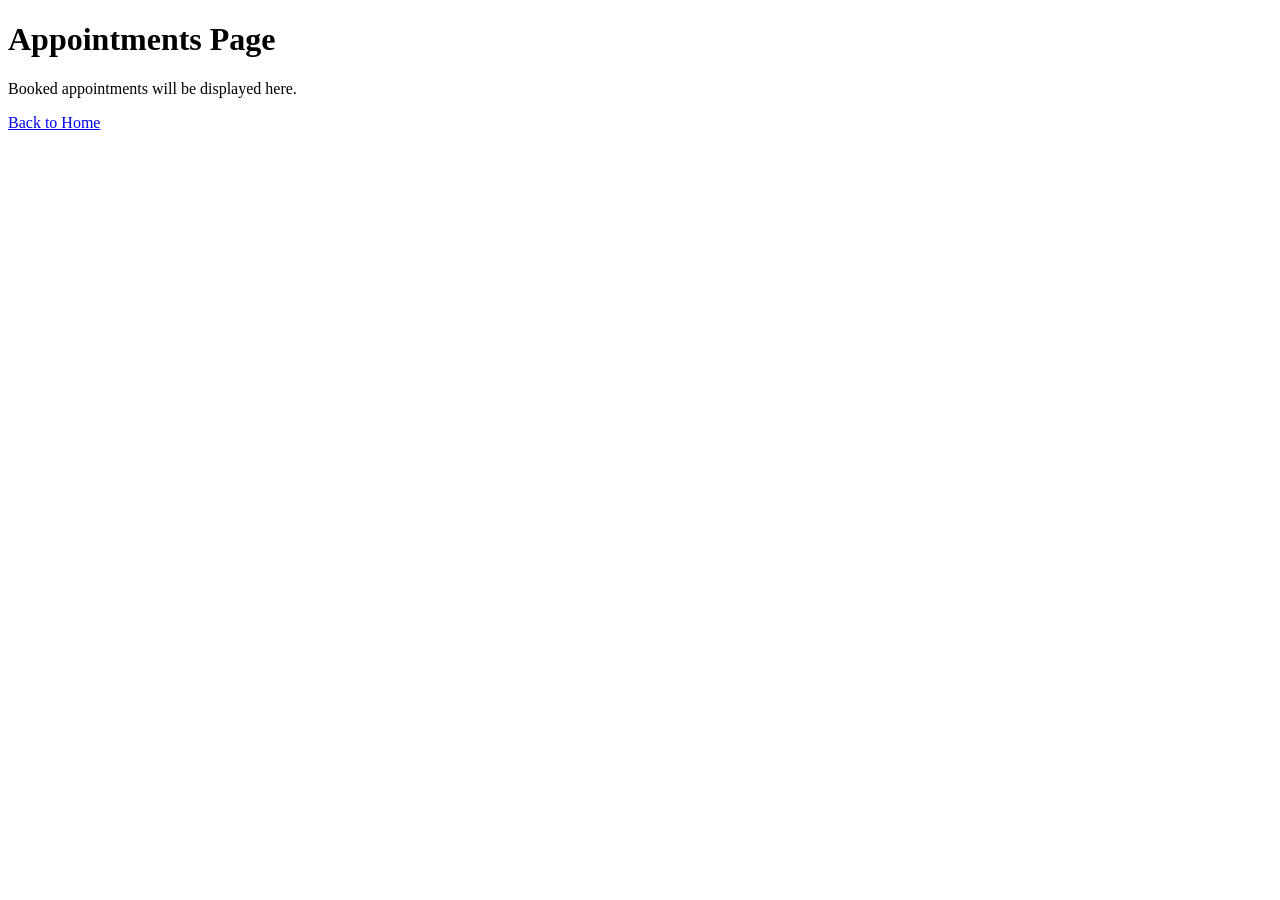
<file: appointment.html>
<!DOCTYPE html>
<html>
<head>
    <title>Appointments</title>
</head>
<body>

<h1>Appointments Page</h1>

<p>Booked appointments will be displayed here.</p>

<a href="index.html">Back to Home</a>

</body>
</html>
</file>
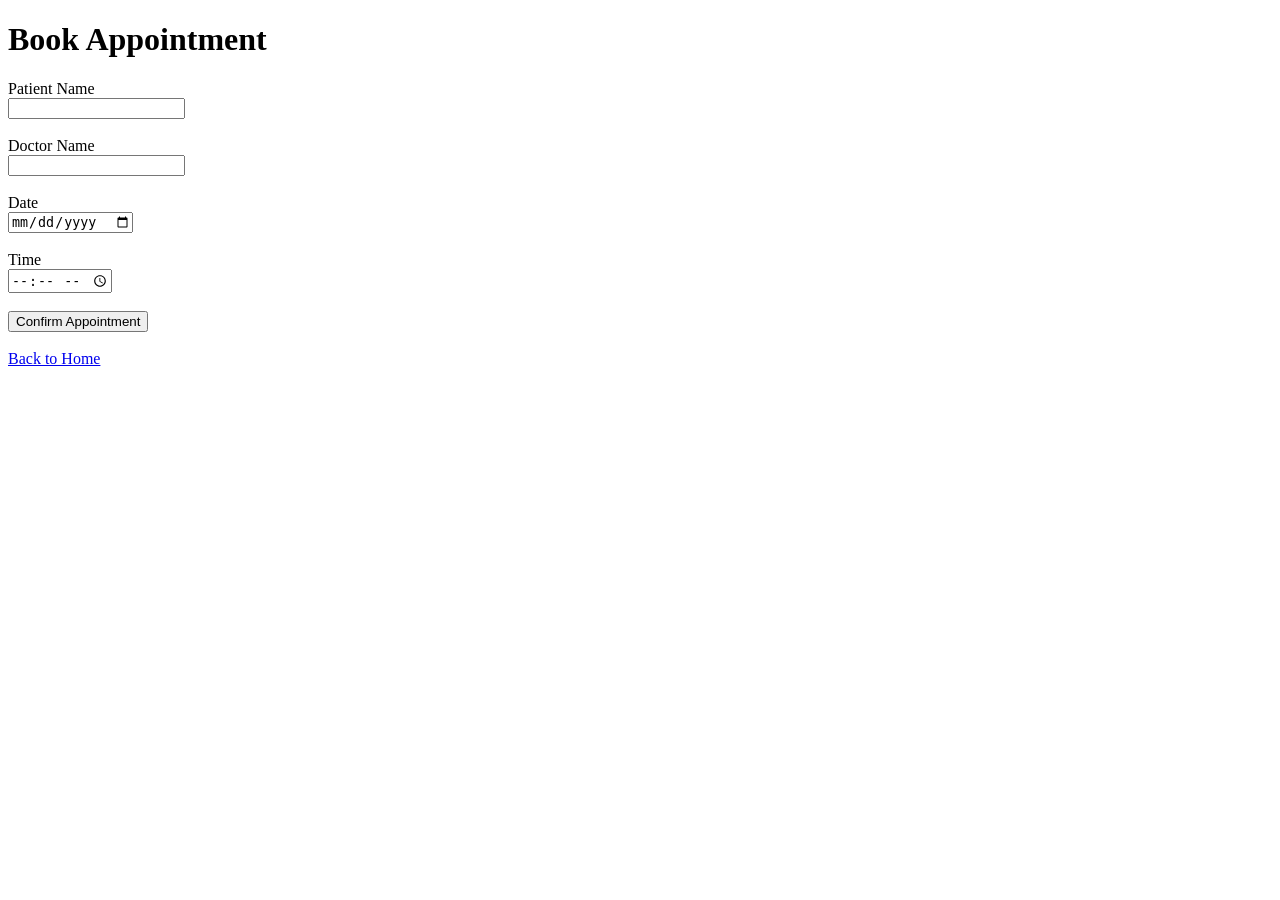
<file: book.html>
<!DOCTYPE html>
<html>
<head>
    <title>Book Appointment</title>
</head>
<body>

<h1>Book Appointment</h1>

<form>

<label>Patient Name</label><br>
<input type="text" required><br><br>

<label>Doctor Name</label><br>
<input type="text" required><br><br>

<label>Date</label><br>
<input type="date" required><br><br>

<label>Time</label><br>
<input type="time" required><br><br>

<button type="submit" onclick="booked()">
Confirm Appointment
</button>

</form>

<br>

<a href="index.html">Back to Home</a>
<script>
    function booked(){
        alert("Appointment Booked Successfully !!!");
    }
</script>

</body>
</html>
</file>
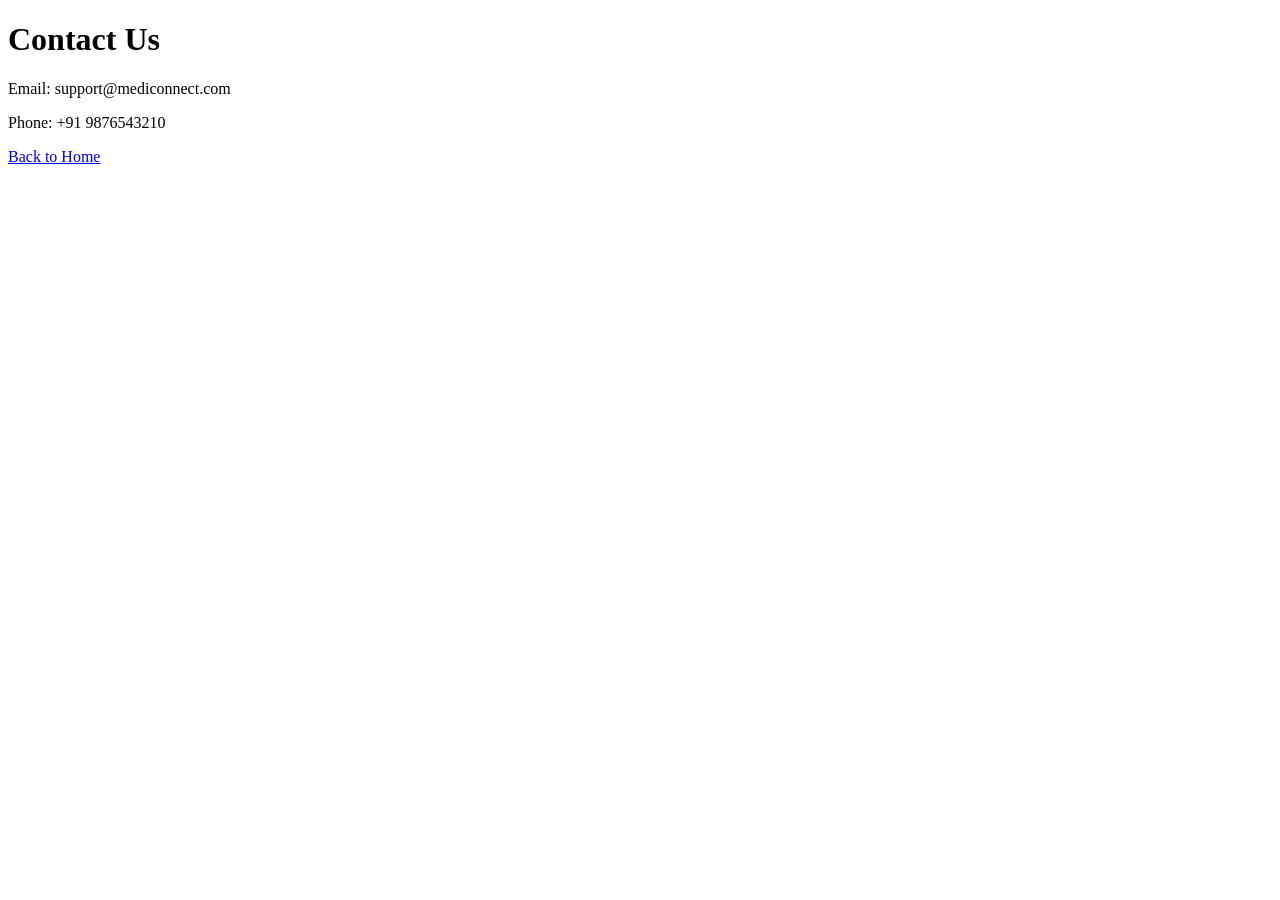
<file: contact.html>
<!DOCTYPE html>
<html>
<head>
<title>Contact</title>
</head>
<body>

<h1>Contact Us</h1>

<p>Email: support@mediconnect.com</p>
<p>Phone: +91 9876543210</p>

<a href="index.html">Back to Home</a>

</body>
</html>
</file>
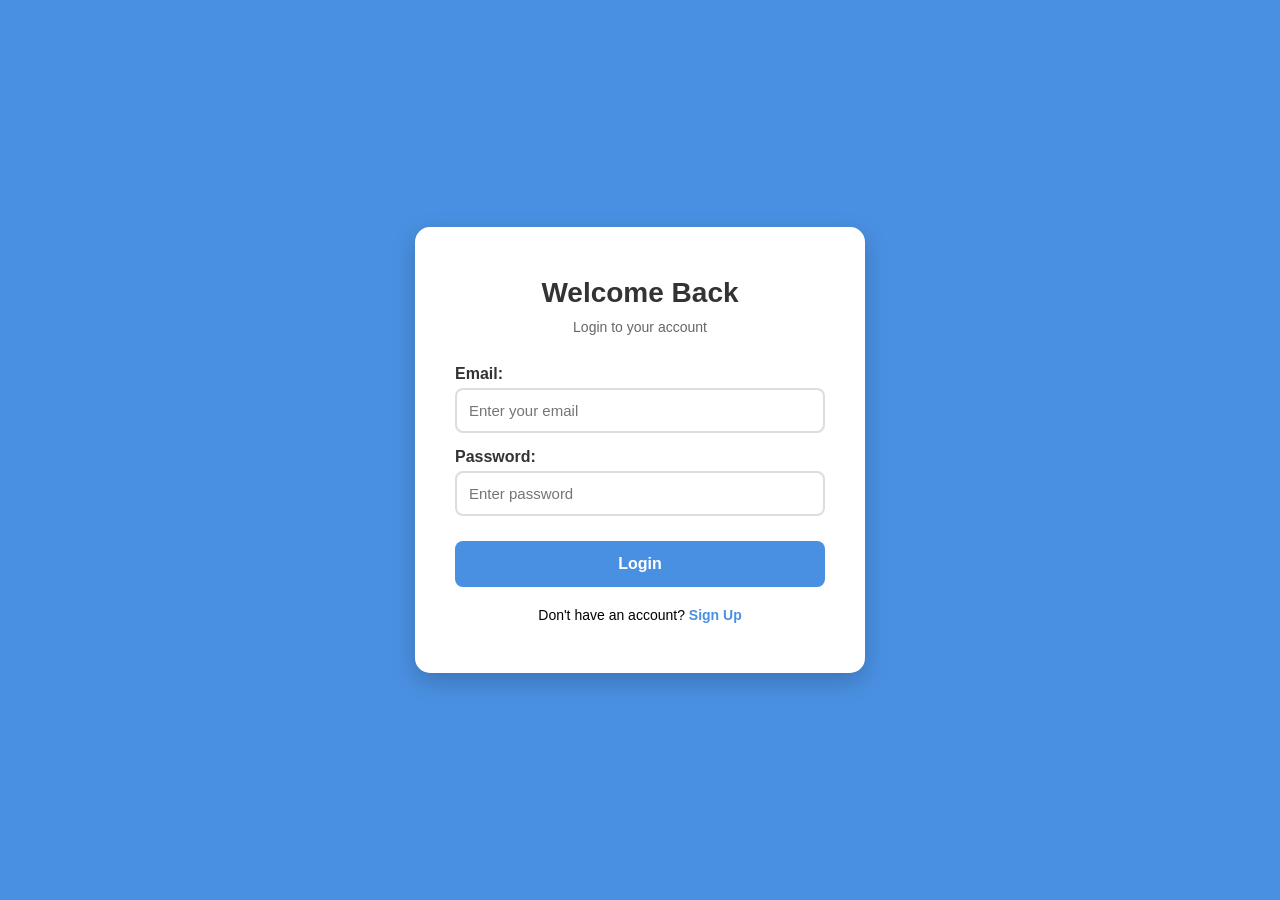
<file: dashboard.html>
<!DOCTYPE html>
<html lang="en">
<head>
    <meta charset="UTF-8">
    <meta name="viewport" content="width=device-width, initial-scale=1.0">
    <title>Dashboard - Online Consultation</title>
    <style>
        * {
            margin: 0;
            padding: 0;
            box-sizing: border-box;
        }
        
        body {
            font-family: Arial, sans-serif;
            background-color: #ADD8E6; /* Light Blue - white kadu */
            text-align: center; /* Text alignment center */
            min-height: 100vh;
        }

       .top-bar {
            background: white;
            padding: 15px 30px;
            box-shadow: 0 2px 10px rgba(0,0,0,0.1);
            display: flex;
            justify-content: space-between;
            align-items: center;
        }

       .top-bar h2 {
            color: #333;
        }

       .user-section {
            display: flex;
            align-items: center;
            gap: 15px;
        }

       .logout-btn {
            padding: 8px 20px;
            background: #dc3545;
            color: white;
            border: none;
            border-radius: 5px;
            cursor: pointer;
            font-weight: bold;
        }

       .container {
            display: flex;
            justify-content: center;
            align-items: center;
            min-height: calc(100vh - 70px);
            padding: 20px;
        }

       .main-card {
            background: white;
            padding: 50px 60px;
            border-radius: 15px;
            box-shadow: 0 8px 25px rgba(0,0,0,0.15);
            width: 90%;
            max-width: 550px;
        }

        h1 {
            margin-bottom: 40px;
            color: #333;
            font-size: 32px;
        }

       .menu-btn {
            display: block;
            width: 100%;
            margin: 15px 0;
            padding: 16px;
            font-size: 18px;
            font-weight: bold;
            border: 2px solid #4A90E2;
            border-radius: 10px;
            background: white;
            color: #4A90E2;
            cursor: pointer;
            transition: all 0.3s;
        }

       .menu-btn:hover {
            background: #4A90E2;
            color: white;
            transform: translateX(5px);
        }

       .page {
            display: none;
        }

       .page.active {
            display: block;
        }

       .back-btn {
            margin-top: 30px;
            background: #6c757d;
            color: white;
            border: none;
        }

        /* Form Styling */
        form {
            text-align: left;
            margin-top: 20px;
        }

        form label {
            display: block;
            margin: 15px 0 5px;
            font-weight: bold;
            color: #333;
            text-align: left;
        }

        form input, form select, form textarea {
            width: 100%;
            padding: 12px;
            border: 2px solid #ddd;
            border-radius: 8px;
            font-size: 14px;
        }

        form button[type="submit"] {
            background: #28a745;
            color: white;
            border: none;
            margin-top: 20px;
        }

       .info-box {
            background: #f8f9fa;
            padding: 20px;
            margin: 20px 0;
            border-radius: 8px;
            text-align: left;
        }

       .doctor-card, .prescription-item {
            background: #f8f9fa;
            padding: 20px;
            margin: 15px 0;
            border-radius: 8px;
            text-align: left;
            border-left: 4px solid #4A90E2;
        }

       .prescription-item {
            border-left: 4px solid #ffc107;
            background: #fff3cd;
        }
    </style>
</head>
<body>
    <!-- Top Bar -->
    <div class="top-bar">
        <h2>🏥 Online Consultation System</h2>
        <div class="user-section">
            <span>Welcome, <strong id="userName">User</strong></span>
            <button class="logout-btn" onclick="logout()">Logout</button>
        </div>
    </div>

    <div class="container">
        <!-- Main Menu Page -->
        <div id="mainMenu" class="page active">
            <div class="main-card">
                <h1>Online Consultation System</h1>
                <button class="menu-btn" onclick="showPage('booking')">📅 Book Appointment</button>
                <button class="menu-btn" onclick="showPage('doctors')">👨‍⚕️ Doctors</button>
                <button class="menu-btn" onclick="showPage('contact')">📞 Contact</button>
                <button class="menu-btn" onclick="showPage('prescription')">💊 Prescription</button>
            </div>
        </div>

        <!-- Booking Page -->
        <div id="booking" class="page">
            <div class="main-card">
                <h1>Book Appointment</h1>
                <form onsubmit="submitBooking(event)">
                    <label>Patient Name:</label>
                    <input type="text" placeholder="Enter your name" required>
                    
                    <label>Select Doctor:</label>
                    <select required>
                        <option value="">Choose Doctor</option>
                        <option>Dr. Ramesh - Cardiologist</option>
                        <option>Dr. Priya - Dermatologist</option>
                    </select>
                    
                    <label>Date:</label>
                    <input type="date" required>
                    
                    <label>Time:</label>
                    <input type="time" required>
                    
                    <button type="submit">Confirm Booking</button>
                </form>
                <button class="menu-btn back-btn" onclick="showPage('mainMenu')">← Back to Dashboard</button>
            </div>
        </div>

        <!-- Doctors Page -->
        <div id="doctors" class="page">
            <div class="main-card">
                <h1>Our Doctors</h1>
                <div class="doctor-card">
                    <h3>Dr. Ramesh Kumar</h3>
                    <p><strong>Specialization:</strong> Cardiologist</p>
                    <p><strong>Experience:</strong> 12 Years</p>
                    <p><strong>Fee:</strong> ₹500</p>
                </div>
                <div class="doctor-card">
                    <h3>Dr. Priya Sharma</h3>
                    <p><strong>Specialization:</strong> Dermatologist</p>
                    <p><strong>Experience:</strong> 8 Years</p>
                    <p><strong>Fee:</strong> ₹400</p>
                </div>
                <button class="menu-btn back-btn" onclick="showPage('mainMenu')">← Back to Dashboard</button>
            </div>
        </div>

        <!-- Contact Page -->
        <div id="contact" class="page">
            <div class="main-card">
                <h1>Contact Us</h1>
                <div class="info-box">
                    <p><strong>📧 Email:</strong> support@mediconnect.com</p>
                    <p><strong>📞 Phone:</strong> +91 98765 43210</p>
                    <p><strong>📍 Address:</strong> Rajahmundry, AP</p>
                    <p><strong>⏰ Hours:</strong> 24/7 Available</p>
                </div>
                <form>
                    <label>Your Message:</label>
                    <textarea rows="4" placeholder="Type your query here..."></textarea>
                    <button type="submit">Send Message</button>
                </form>
                <button class="menu-btn back-btn" onclick="showPage('mainMenu')">← Back to Dashboard</button>
            </div>
        </div>

        <!-- Prescription Page - KOTHA GA ADD CHESA -->
        <div id="prescription" class="page">
            <div class="main-card">
                <h1>My Prescriptions</h1>
                <div class="prescription-item">
                    <h3>Prescription #001</h3>
                    <p><strong>Date:</strong> 20-06-2026</p>
                    <p><strong>Doctor:</strong> Dr. Ramesh Kumar</p>
                    <p><strong>Diagnosis:</strong> Common Cold</p>
                    <p><strong>Medicines:</strong> Paracetamol 500mg, Cetirizine 10mg</p>
                    <p><strong>Dosage:</strong> Twice daily after food for 3 days</p>
                </div>
                <div class="prescription-item">
                    <h3>Prescription #002</h3>
                    <p><strong>Date:</strong> 15-06-2026</p>
                    <p><strong>Doctor:</strong> Dr. Priya Sharma</p>
                    <p><strong>Diagnosis:</strong> Skin Allergy</p>
                    <p><strong>Medicines:</strong> Hydrocortisone Cream, Allegra 120mg</p>
                    <p><strong>Dosage:</strong> Apply cream twice daily</p>
                </div>
                <button class="menu-btn back-btn" onclick="showPage('mainMenu')">← Back to Dashboard</button>
            </div>
        </div>

    </div>

<script>
// Login check
window.onload = function() {
    const userName = localStorage.getItem('userName');
    if (!userName) {
        window.location.href = 'login.html';
    } else {
        document.getElementById('userName').textContent = userName;
    }
};

function showPage(pageId) {
    document.querySelectorAll('.page').forEach(page => {
        page.classList.remove('active');
    });
    document.getElementById(pageId).classList.add('active');
}

function logout() {
    localStorage.removeItem('userEmail');
    localStorage.removeItem('userName');
    window.location.href = 'login.html';
}

function submitBooking(event) {
    event.preventDefault();
    alert('Appointment Booked Successfully! ✅');
    showPage('mainMenu');
}
</script>

</body>
</html>
</file>
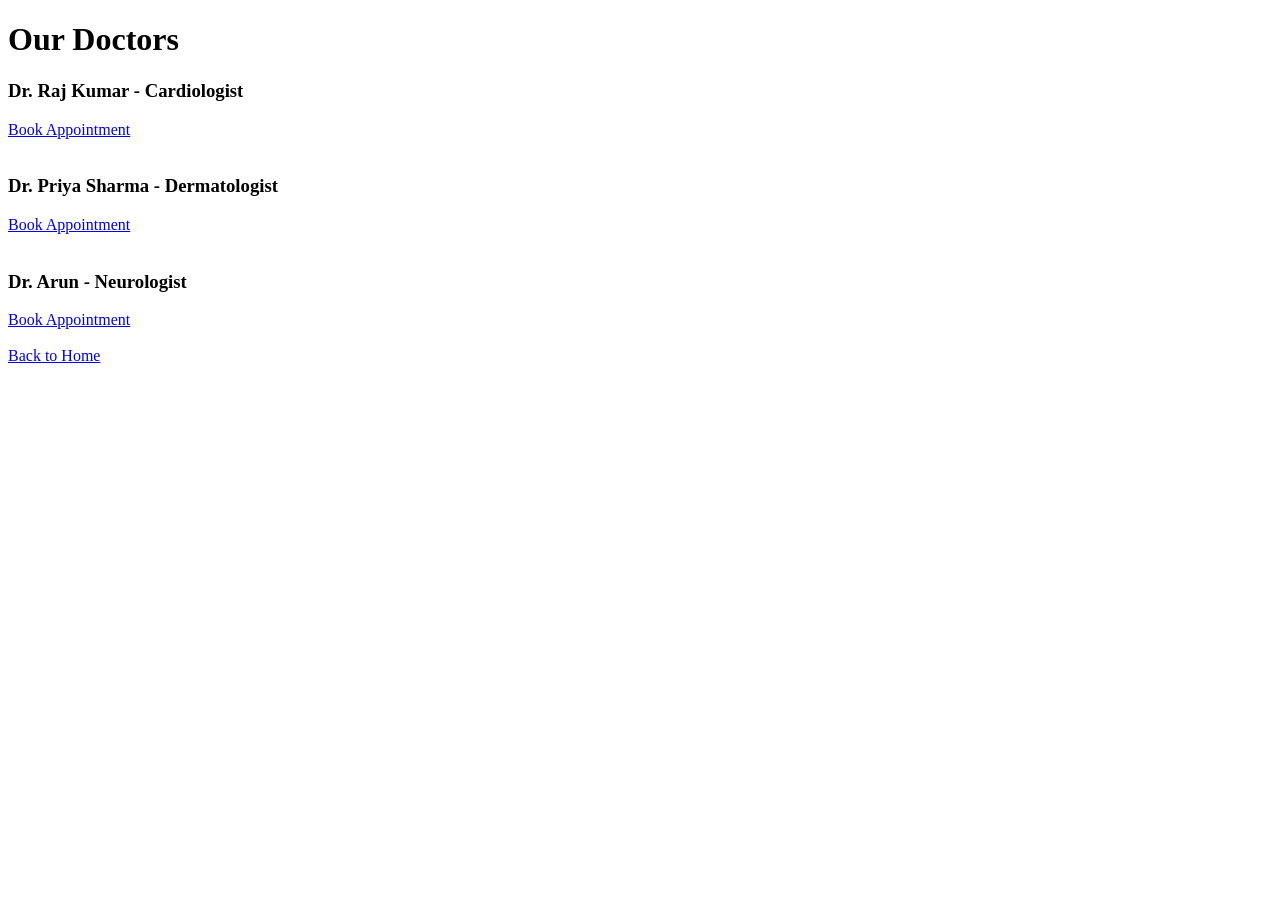
<file: doctor.html>
<!DOCTYPE html>
<html>
<head>
    <title>Doctors</title>
</head>
<body>

<h1>Our Doctors</h1>

<h3>Dr. Raj Kumar - Cardiologist</h3>
<a href="book.html">Book Appointment</a>

<br><br>

<h3>Dr. Priya Sharma - Dermatologist</h3>
<a href="book.html">Book Appointment</a>

<br><br>

<h3>Dr. Arun - Neurologist</h3>
<a href="book.html">Book Appointment</a>

<br><br>

<a href="index.html">Back to Home</a>

</body>
</html>
</file>
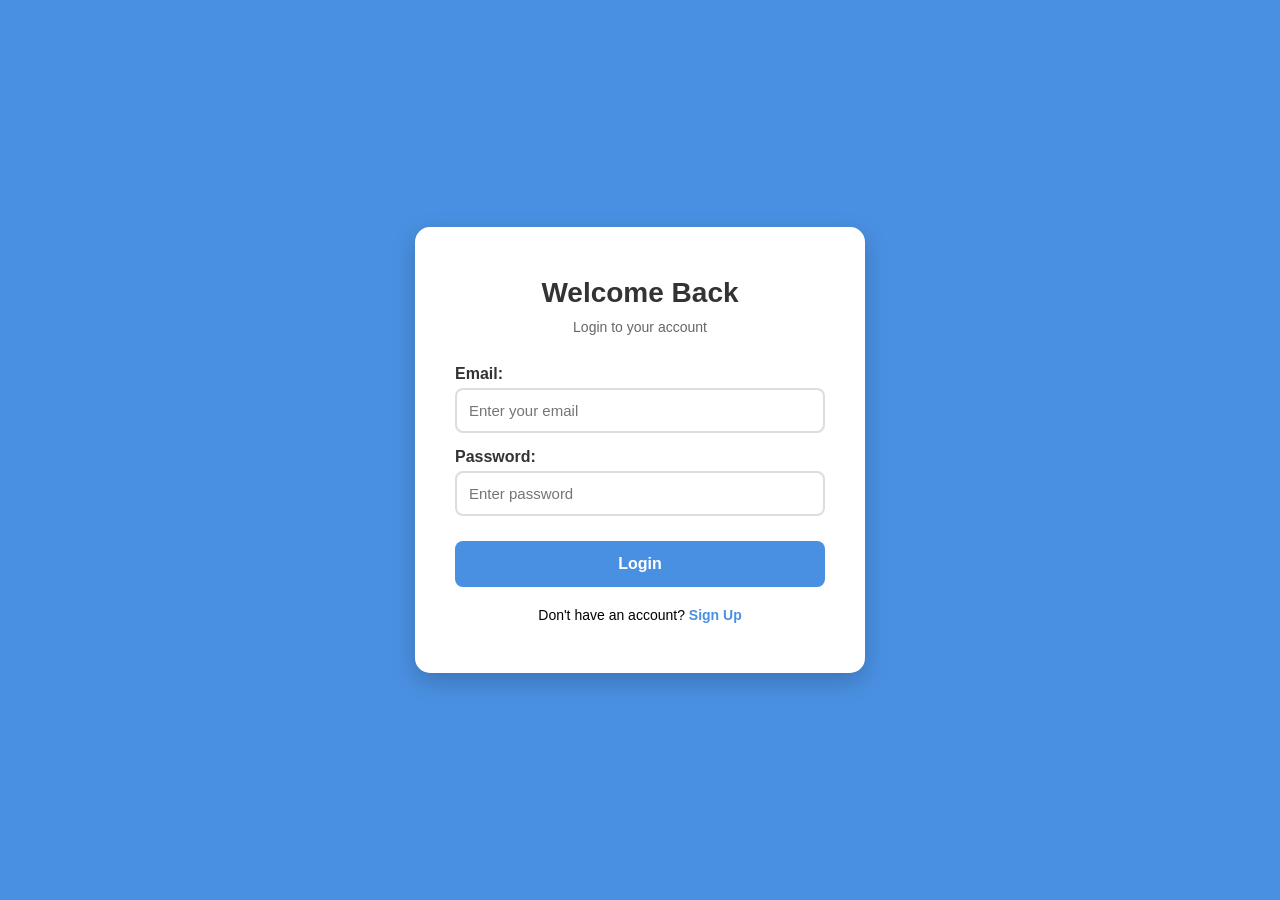
<file: login.html>
<!DOCTYPE html>
<html lang="en">
<head>
    <meta charset="UTF-8">
    <meta name="viewport" content="width=device-width, initial-scale=1.0">
    <title>Login - Online Consultation</title>
    <style>
        * {
            margin: 0;
            padding: 0;
            box-sizing: border-box;
        }
        
        body {
            font-family: Arial, sans-serif;
            background-color: #4A90E2; /* Blue background - white kadu */
            display: flex;
            justify-content: center;
            align-items: center;
            min-height: 100vh;
            text-align: center; /* Text alignment center */
        }

       .login-card {
            background: white;
            padding: 50px 40px;
            border-radius: 15px;
            box-shadow: 0 8px 25px rgba(0,0,0,0.2);
            width: 90%;
            max-width: 450px;
        }

        h1 {
            margin-bottom: 10px;
            color: #333;
            font-size: 28px;
        }

       .subtitle {
            color: #666;
            margin-bottom: 30px;
            font-size: 14px;
        }

        form {
            text-align: left;
        }

        label {
            display: block;
            margin: 15px 0 5px;
            font-weight: bold;
            color: #333;
            text-align: left;
        }

        input {
            width: 100%;
            padding: 12px;
            border: 2px solid #ddd;
            border-radius: 8px;
            font-size: 15px;
        }

        input:focus {
            outline: none;
            border-color: #4A90E2;
        }

        button {
            width: 100%;
            padding: 14px;
            margin-top: 25px;
            background: #4A90E2;
            color: white;
            border: none;
            border-radius: 8px;
            font-size: 16px;
            font-weight: bold;
            cursor: pointer;
            transition: 0.3s;
        }

        button:hover {
            background: #357ABD;
            transform: translateY(-2px);
        }

       .link-text {
            margin-top: 20px;
            font-size: 14px;
            text-align: center;
        }

       .link-text a {
            color: #4A90E2;
            text-decoration: none;
            font-weight: bold;
            cursor: pointer;
        }

       .signup-form {
            display: none;
        }

       .signup-form.active {
            display: block;
        }

       .login-form.active {
            display: block;
        }

       .login-form {
            display: none;
        }
    </style>
</head>
<body>
    <div class="login-card">
        <!-- Login Form -->
        <div id="loginForm" class="login-form active">
            <h1>Welcome Back</h1>
            <p class="subtitle">Login to your account</p>
            <form onsubmit="loginUser(event)">
                <label>Email:</label>
                <input type="email" id="loginEmail" placeholder="Enter your email" required>
                
                <label>Password:</label>
                <input type="password" id="loginPassword" placeholder="Enter password" required>
                
                <button type="submit">Login</button>
            </form>
            <p class="link-text">
                Don't have an account? <a onclick="toggleForm()">Sign Up</a>
            </p>
        </div>

        <!-- Signup Form -->
        <div id="signupForm" class="signup-form">
            <h1>Create Account</h1>
            <p class="subtitle">Sign up to get started</p>
            <form onsubmit="signupUser(event)">
                <label>Full Name:</label>
                <input type="text" id="signupName" placeholder="Enter your name" required>
                
                <label>Email:</label>
                <input type="email" id="signupEmail" placeholder="Enter your email" required>
                
                <label>Phone:</label>
                <input type="tel" id="signupPhone" placeholder="Enter phone number" required>
                
                <label>Password:</label>
                <input type="password" id="signupPassword" placeholder="Create password" required>
                
                <button type="submit">Sign Up</button>
            </form>
            <p class="link-text">
                Already have an account? <a onclick="toggleForm()">Login</a>
            </p>
        </div>
    </div>

<script>
function toggleForm() {
    document.getElementById('loginForm').classList.toggle('active');
    document.getElementById('signupForm').classList.toggle('active');
}

function loginUser(event) {
    event.preventDefault();
    const email = document.getElementById('loginEmail').value;
    
    // User name ni localStorage lo save chesthunam
    localStorage.setItem('userEmail', email);
    localStorage.setItem('userName', email.split('@')[0]);
    
    // Dashboard ki redirect
    window.location.href = 'dashboard.html';
}

function signupUser(event) {
    event.preventDefault();
    alert('Account Created Successfully! Please login.');
    toggleForm();
}
</script>

</body>
</html>
</file>
